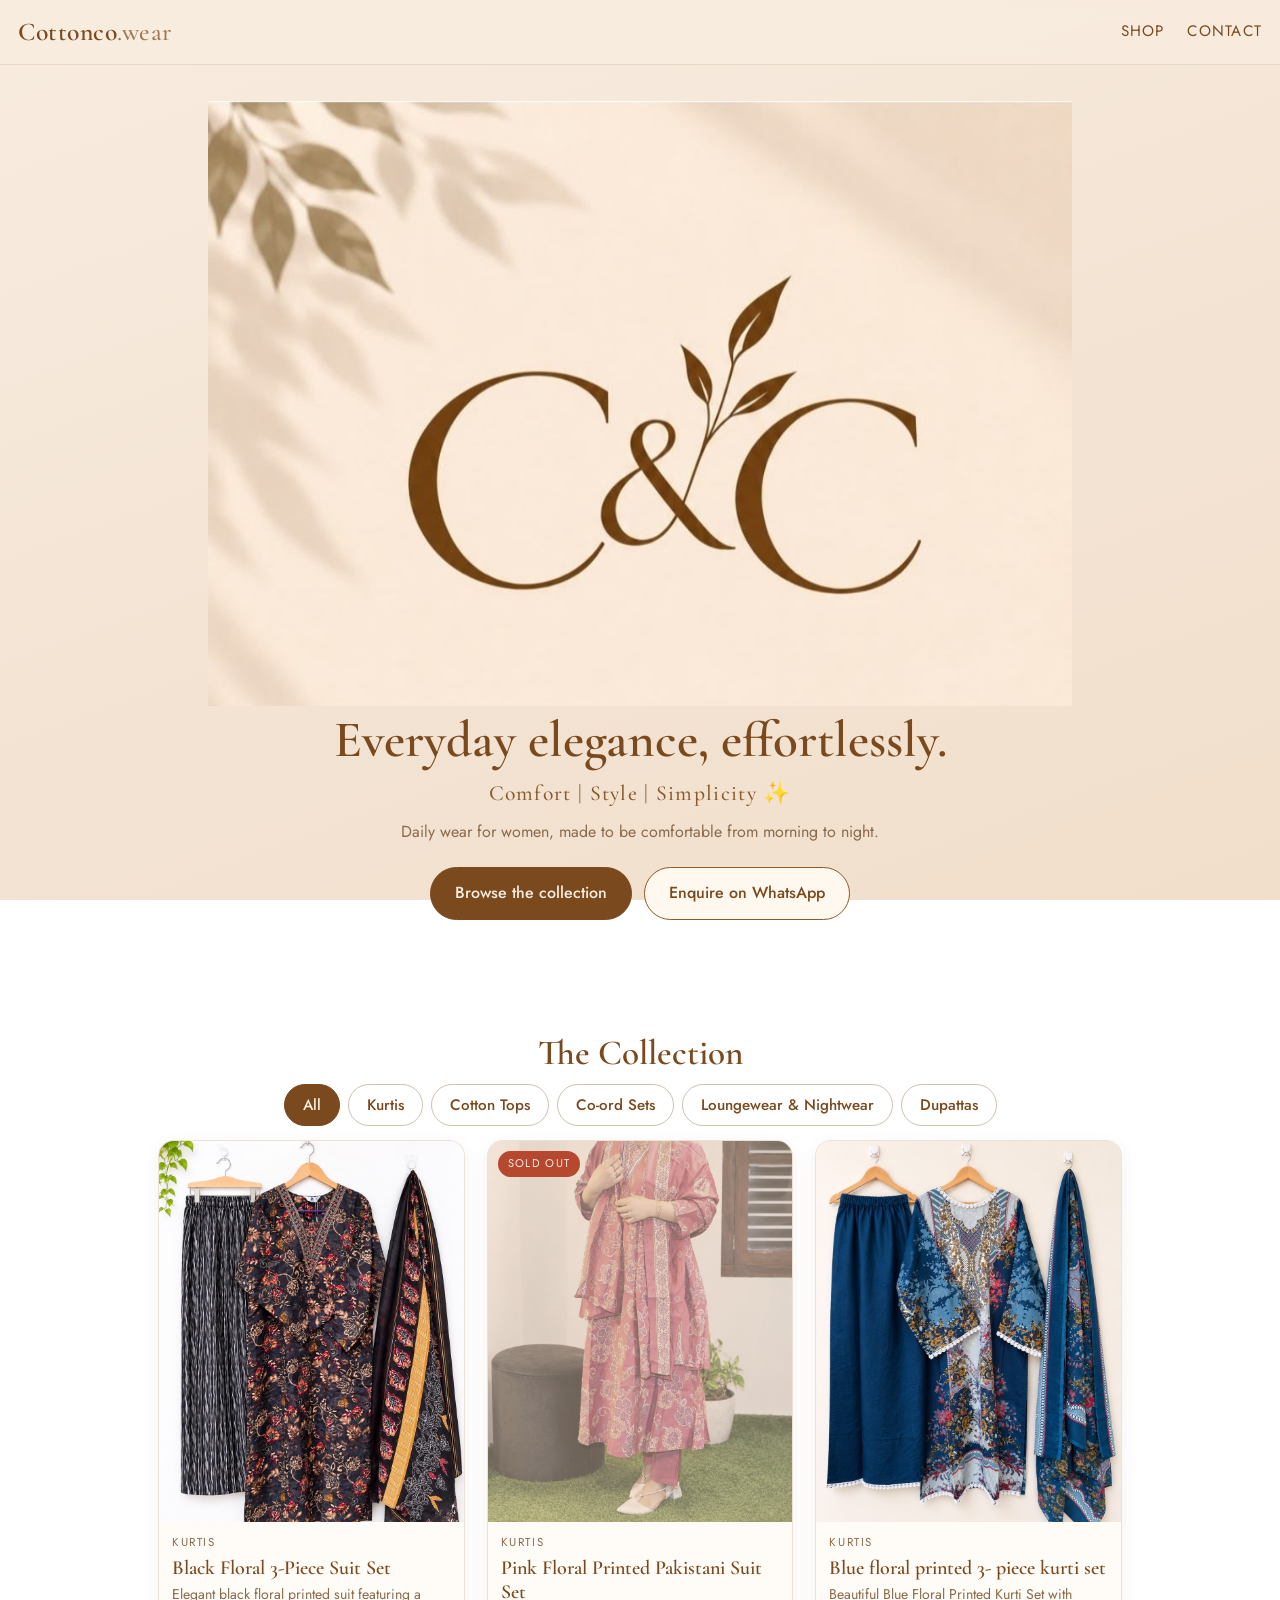
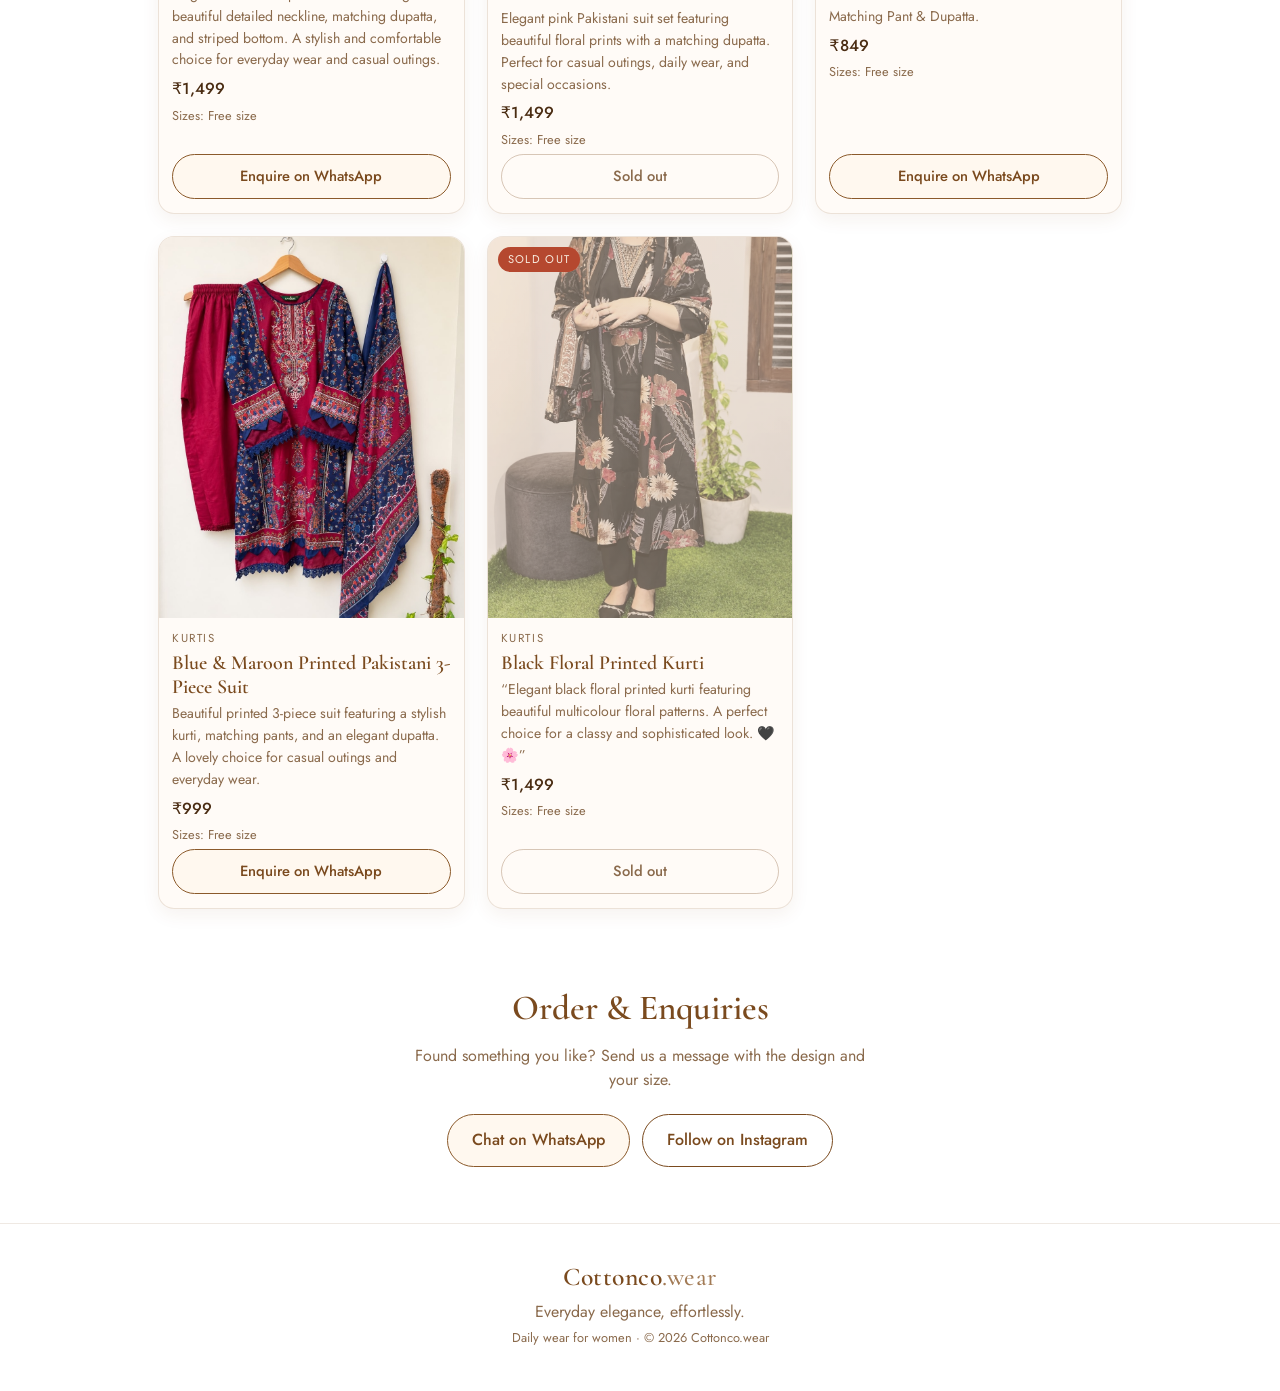
<file: index.html>
<!doctype html>
<html lang="en">
<head>
<meta charset="utf-8">
<meta name="viewport" content="width=device-width, initial-scale=1, viewport-fit=cover">
<title>Cottonco.wear | Everyday elegance, effortlessly.</title>
<meta name="description" content="Cottonco.wear: comfortable, stylish and simple daily wear for women. Kurtis, cotton tops, co-ord sets, loungewear and dupattas.">
<meta name="theme-color" content="#F4E6D6">
<meta property="og:title" content="Cottonco.wear | Everyday elegance, effortlessly.">
<meta property="og:description" content="Daily wear for women. Comfort | Style | Simplicity">
<meta property="og:type" content="website">
<meta property="og:image" content="assets/hero.jpg">
<link rel="icon" type="image/png" href="assets/favicon.png">
<link rel="apple-touch-icon" href="assets/favicon.png">
<link rel="preload" href="fonts/cormorant-600.woff2" as="font" type="font/woff2" crossorigin>
<link rel="stylesheet" href="style.css">
</head>
<body>
<header class="top">
  <a class="brand" href="#top" aria-label="Cottonco.wear home">Cottonco<span>.wear</span></a>
  <nav>
    <a href="#shop">Shop</a>
    <a href="#contact">Contact</a>
  </nav>
</header>

<main id="top">
  <section class="hero">
    <img class="hero-img" src="assets/hero.jpg" width="1024" height="719" alt="Cottonco.wear logo: a C&amp;C monogram in brown with a leaf stem">
    <div class="hero-copy">
      <h1>Everyday elegance, effortlessly.</h1>
      <p class="sub">Comfort | Style | Simplicity ✨</p>
      <p class="lead">Daily wear for women, made to be comfortable from morning to night.</p>
      <div class="cta">
        <a class="btn primary" href="#shop">Browse the collection</a>
        <a class="btn wa" href="#contact" data-wa>Enquire on WhatsApp</a>
      </div>
    </div>
  </section>

  <section id="shop" class="shop">
    <h2>The Collection</h2>
    <p class="note" id="shop-note">Showing sample designs while we photograph our first pieces. Message us to ask what is available.</p>
    <div class="chips" id="chips" role="tablist" aria-label="Categories"></div>
    <div class="grid" id="grid" aria-live="polite"></div>
    <noscript><p class="note">Please turn on JavaScript to see the collection, or message us to see our latest designs.</p></noscript>
  </section>

  <section id="contact" class="contact">
    <h2>Order &amp; Enquiries</h2>
    <p>Found something you like? Send us a message with the design and your size.</p>
    <div class="cta center">
      <a class="btn wa" href="#" data-wa>Chat on WhatsApp</a>
      <a class="btn ig" href="#" data-ig>Follow on Instagram</a>
    </div>
  </section>
</main>

<footer>
  <p class="foot-brand">Cottonco<span>.wear</span></p>
  <p>Everyday elegance, effortlessly.</p>
  <p class="small">Daily wear for women &middot; &copy; <span id="yr"></span> Cottonco.wear</p>
</footer>
<div id="toast" class="toast" role="status" aria-live="polite"></div>
<script src="app.js"></script>
</body>
</html>
</file>
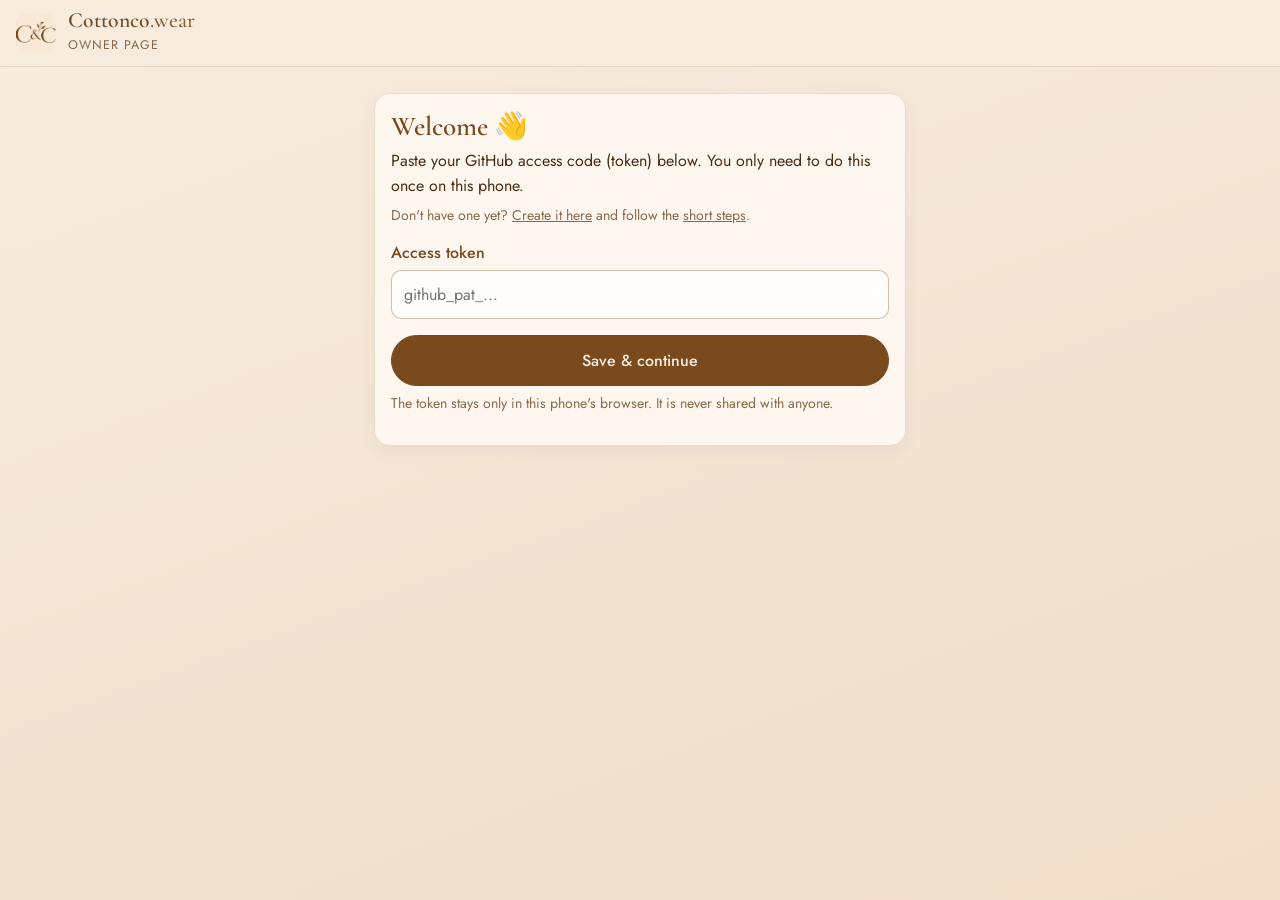
<file: admin.html>
<!doctype html>
<html lang="en">
<head>
<meta charset="utf-8">
<meta name="viewport" content="width=device-width, initial-scale=1, viewport-fit=cover">
<meta name="robots" content="noindex, nofollow">
<meta http-equiv="Content-Security-Policy" content="default-src 'self'; script-src 'self'; style-src 'self' 'unsafe-inline'; img-src 'self' data: blob:; font-src 'self'; connect-src https://api.github.com; base-uri 'none'; form-action 'none'">
<meta name="referrer" content="no-referrer">
<meta name="theme-color" content="#F4E6D6">
<title>Cottonco.wear | Owner page</title>
<link rel="icon" type="image/png" href="assets/favicon.png">
<link rel="stylesheet" href="style.css">
<link rel="stylesheet" href="admin.css">
</head>
<body class="adm">
<header class="adm-top">
  <img src="assets/favicon.png" alt="" width="40" height="40">
  <div><strong>Cottonco<span>.wear</span></strong><small>Owner page</small></div>
  <button id="signout" class="link-btn" type="button" hidden>Sign out</button>
</header>

<main class="adm-main">

  <!-- Sign in -->
  <section id="login" class="panel" hidden>
    <h1>Welcome 👋</h1>
    <p>Paste your GitHub access code (token) below. You only need to do this once on this phone.</p>
    <p class="hint">Don't have one yet? <a href="https://github.com/settings/personal-access-tokens/new" target="_blank" rel="noopener">Create it here</a> and follow the <a href="https://github.com/Cottoncowear/cottoncowear.github.io/blob/main/ADMIN-HOWTO.md" target="_blank" rel="noopener">short steps</a>.</p>
    <label for="tok">Access token</label>
    <input id="tok" type="password" autocomplete="off" autocapitalize="off" spellcheck="false" placeholder="github_pat_...">
    <button id="login-btn" class="btn primary" type="button">Save &amp; continue</button>
    <p class="hint">The token stays only in this phone's browser. It is never shared with anyone.</p>
    <div class="msg" id="login-msg" role="status"></div>
  </section>

  <!-- App -->
  <div id="app" hidden>
    <nav class="tabs" role="tablist">
      <button class="tab" data-tab="add" role="tab" aria-selected="true">Add product</button>
      <button class="tab" data-tab="list" role="tab" aria-selected="false">My products</button>
      <button class="tab" data-tab="shop" role="tab" aria-selected="false">Shop details</button>
    </nav>

    <div class="msg" id="msg" role="status" aria-live="polite"></div>

    <!-- Add / edit -->
    <section id="tab-add" class="panel">
      <h2 id="form-title">Add a new product</h2>
      <form id="pform" autocomplete="off">
        <label>Photo <span id="photo-req">*</span></label>
        <div class="photo-box">
          <img id="photo-prev" alt="" hidden>
          <label for="photo" class="btn photo-btn" id="photo-btn">📷 Choose photo</label>
          <input id="photo" type="file" accept="image/*" hidden>
        </div>

        <label for="name">Product name *</label>
        <input id="name" type="text" maxlength="80" placeholder="e.g. Blue Printed Cotton Kurti" required>

        <label for="price">Price (₹) *</label>
        <input id="price" type="text" inputmode="numeric" placeholder="e.g. 499" required>

        <label for="category">Category *</label>
        <select id="category"></select>

        <label>Sizes available</label>
        <div id="sizes" class="size-row"></div>

        <label for="desc">Short description</label>
        <textarea id="desc" rows="3" maxlength="300" placeholder="e.g. Soft pure cotton, comfortable for daily wear"></textarea>

        <button id="submit" class="btn primary" type="submit">Upload</button>
        <button id="cancel-edit" class="btn" type="button" hidden>Cancel editing</button>
      </form>
    </section>

    <!-- List -->
    <section id="tab-list" class="panel" hidden>
      <h2>My products</h2>
      <p class="hint">Changes show on the website about 1 minute after you save.</p>
      <div id="items"></div>
      <button id="reload" class="btn" type="button">Refresh list</button>
    </section>

    <!-- Shop -->
    <section id="tab-shop" class="panel" hidden>
      <h2>Shop details</h2>
      <label for="wa">WhatsApp number (with country code)</label>
      <input id="wa" type="text" inputmode="tel" placeholder="e.g. 919876543210">
      <label for="ig">Instagram username</label>
      <input id="ig" type="text" autocapitalize="off" placeholder="e.g. cottonco.wear">
      <label class="check"><input id="rm-samples" type="checkbox"> Remove the sample designs from the website <small>(cannot be undone)</small></label>
      <button id="save-shop" class="btn primary" type="button">Save</button>
    </section>
  </div>
</main>
<script src="admin-core.js"></script>
<script src="admin.js"></script>
</body>
</html>
</file>
<file: style.css>
@font-face{font-family:"Cormorant Garamond";font-weight:500;font-display:swap;src:url(fonts/cormorant-500.woff2) format("woff2")}
@font-face{font-family:"Cormorant Garamond";font-weight:600;font-display:swap;src:url(fonts/cormorant-600.woff2) format("woff2")}
@font-face{font-family:"Jost";font-weight:400;font-display:swap;src:url(fonts/jost-400.woff2) format("woff2")}
@font-face{font-family:"Jost";font-weight:500;font-display:swap;src:url(fonts/jost-500.woff2) format("woff2")}
:root{--cream:#F8ECDF;--cream2:#F3E3D3;--cream3:#EBD5BF;--brown:#7A4A1E;--brown2:#8B5A2B;--ink:#4A2C12;--muted:#8a6a4c;--leaf:#a89a6e;
--serif:"Cormorant Garamond",Georgia,"Times New Roman",serif;--sans:"Jost",system-ui,-apple-system,"Segoe UI",Roboto,sans-serif}
*{box-sizing:border-box}
html{scroll-behavior:smooth}
body{margin:0;font-family:var(--sans);color:var(--ink);background:linear-gradient(160deg,var(--cream) 0%,var(--cream2) 60%,#F1DFCB 100%);background-attachment:fixed;line-height:1.55;-webkit-text-size-adjust:100%}
a{color:inherit}
.top{position:sticky;top:0;z-index:10;display:flex;justify-content:space-between;align-items:center;padding:12px 18px;background:rgba(248,236,223,.92);backdrop-filter:blur(8px);border-bottom:1px solid rgba(122,74,30,.12)}
.brand,.foot-brand{font-family:var(--serif);font-weight:600;font-size:1.6rem;letter-spacing:.02em;color:var(--brown);text-decoration:none}
.brand span,.foot-brand span{font-weight:500;color:var(--brown2);opacity:.8}
.top nav a{margin-left:18px;text-decoration:none;font-size:.95rem;letter-spacing:.08em;text-transform:uppercase;color:var(--brown)}
.hero{max-width:900px;margin:0 auto;text-align:center}
.hero-img{display:block;width:100%;height:auto}
.hero-copy{padding:6px 20px 34px}
h1,h2{font-family:var(--serif);font-weight:600;color:var(--brown);margin:0}
h1{font-size:clamp(2rem,8.2vw,3.2rem);line-height:1.1}
.sub{font-family:var(--serif);font-size:1.35rem;letter-spacing:.06em;color:var(--brown2);margin:.5rem 0}
.lead{max-width:30rem;margin:.6rem auto 1.4rem;color:var(--muted)}
.cta{display:flex;flex-wrap:wrap;gap:12px;justify-content:center}
.btn{display:inline-block;padding:13px 24px;border-radius:999px;font-weight:500;font-size:1rem;text-decoration:none;border:1.5px solid var(--brown);color:var(--brown);min-height:46px}
.btn.primary{background:var(--brown);color:var(--cream)}
.btn.wa{background:#fff8ef;border-color:var(--brown2)}
.btn.ig{background:transparent}
.btn:active{transform:scale(.98)}
section{padding:36px 18px}
.shop,.contact{max-width:1000px;margin:0 auto}
h2{font-size:2.2rem;text-align:center}
.note{text-align:center;color:var(--muted);font-size:.95rem;margin:.4rem auto 1.2rem;max-width:34rem}
.chips{display:flex;gap:8px;overflow-x:auto;padding:4px 2px 14px;scrollbar-width:none;justify-content:flex-start}
.chips::-webkit-scrollbar{display:none}
@media(min-width:700px){.chips{justify-content:center;flex-wrap:wrap}}
.chip{flex:0 0 auto;border:1.5px solid rgba(122,74,30,.35);background:transparent;color:var(--brown);padding:9px 18px;border-radius:999px;font:500 .95rem var(--sans);cursor:pointer;min-height:42px}
.chip[aria-selected=true]{background:var(--brown);color:var(--cream);border-color:var(--brown)}
.grid{display:grid;grid-template-columns:repeat(2,1fr);gap:14px}
@media(min-width:760px){.grid{grid-template-columns:repeat(3,1fr);gap:22px}}
.card{background:rgba(255,250,244,.75);border:1px solid rgba(122,74,30,.14);border-radius:16px;overflow:hidden;display:flex;flex-direction:column;box-shadow:0 6px 18px rgba(122,74,30,.07)}
.pic{position:relative;aspect-ratio:4/5;background:linear-gradient(150deg,var(--cream3),#e6cdb3);display:flex;align-items:center;justify-content:center;overflow:hidden}
.pic img{width:100%;height:100%;object-fit:cover;display:block}
.ph{font-family:var(--serif);font-weight:600;font-size:3.4rem;color:rgba(122,74,30,.45);letter-spacing:.02em}
.ph small{display:block;font-family:var(--sans);font-weight:400;font-size:.7rem;letter-spacing:.14em;text-transform:uppercase;text-align:center;margin-top:-4px}
.badge{position:absolute;top:10px;left:10px;background:var(--brown);color:var(--cream);font-size:.7rem;letter-spacing:.12em;text-transform:uppercase;padding:4px 10px;border-radius:999px}
.info{padding:12px 13px 14px;display:flex;flex-direction:column;gap:4px;flex:1}
.cat{font-size:.72rem;letter-spacing:.14em;text-transform:uppercase;color:var(--muted)}
.card h3{font-family:var(--serif);font-weight:600;font-size:1.25rem;line-height:1.2;margin:0;color:var(--brown)}
.desc{font-size:.88rem;color:var(--muted);margin:0}
.price{font-weight:500;color:var(--ink);margin-top:2px}
.sizes{font-size:.8rem;color:var(--muted)}
.card .btn{margin-top:auto;padding:10px 14px;font-size:.92rem;text-align:center;min-height:42px}
.empty{grid-column:1/-1;text-align:center;color:var(--muted)}
.contact{text-align:center}
.contact p{color:var(--muted);margin:.5rem auto 1.3rem;max-width:30rem}
footer{text-align:center;padding:30px 18px 40px;color:var(--muted);border-top:1px solid rgba(122,74,30,.12);margin-top:20px}
footer p{margin:.2rem 0}.small{font-size:.8rem}
.toast{position:fixed;left:50%;bottom:24px;transform:translate(-50%,20px);background:var(--brown);color:var(--cream);padding:11px 20px;border-radius:999px;opacity:0;pointer-events:none;transition:.25s;font-size:.92rem;max-width:90vw;text-align:center}
.toast.show{opacity:1;transform:translate(-50%,0)}
:focus-visible{outline:3px solid var(--brown2);outline-offset:2px}
@media(prefers-reduced-motion:reduce){*{transition:none!important;scroll-behavior:auto!important}}
.badge.sold{background:#b5482f}
.pic.soldout img,.pic.soldout .ph{opacity:.55;filter:grayscale(.4)}
.card .btn.sold-btn{margin-top:auto;border-color:rgba(122,74,30,.3);color:var(--muted);background:transparent;cursor:default}
[hidden]{display:none!important}
</file>
<file: admin.css>
body.adm{min-height:100vh}
.adm-top{display:flex;align-items:center;gap:12px;padding:10px 16px;background:rgba(248,236,223,.95);border-bottom:1px solid rgba(122,74,30,.15);position:sticky;top:0;z-index:5}
.adm-top img{border-radius:10px}
.adm-top strong{font-family:var(--serif);font-size:1.35rem;color:var(--brown);display:block;line-height:1}
.adm-top strong span{color:var(--brown2);font-weight:500}
.adm-top small{color:var(--muted);font-size:.78rem;letter-spacing:.08em;text-transform:uppercase}
.adm-top .link-btn{margin-left:auto}
.link-btn{background:none;border:0;color:var(--brown);text-decoration:underline;font:500 .95rem var(--sans);padding:10px 4px;cursor:pointer}
.adm-main{max-width:560px;margin:0 auto;padding:14px 14px 60px}
.panel{background:rgba(255,250,244,.85);border:1px solid rgba(122,74,30,.15);border-radius:16px;padding:18px 16px;margin-top:12px;box-shadow:0 6px 18px rgba(122,74,30,.06)}
.panel h1,.panel h2{text-align:left;font-size:1.7rem;margin-bottom:6px}
.panel p{margin:.4rem 0}
.hint{color:var(--muted);font-size:.88rem}
.panel label{display:block;font-weight:500;margin:14px 0 5px;color:var(--brown)}
.panel input[type=text],.panel input[type=password],.panel select,.panel textarea{width:100%;font:400 1rem var(--sans);padding:12px;border:1.5px solid rgba(122,74,30,.35);border-radius:10px;background:#fffdf9;color:var(--ink);min-height:46px}
.panel textarea{resize:vertical}
.panel .btn{display:block;width:100%;text-align:center;margin-top:16px;font-family:var(--sans);cursor:pointer;border:1.5px solid var(--brown);background:#fff8ef;color:var(--brown)}
.panel .btn.primary{background:var(--brown);color:var(--cream)}
.panel .btn[disabled]{opacity:.55;cursor:wait}
.tabs{display:flex;gap:6px;margin-top:12px}
.tab{flex:1;padding:11px 4px;border:1.5px solid rgba(122,74,30,.35);border-radius:999px;background:transparent;color:var(--brown);font:500 .92rem var(--sans);cursor:pointer;min-height:44px}
.tab[aria-selected=true]{background:var(--brown);color:var(--cream);border-color:var(--brown)}
.msg{margin-top:12px;padding:0;border-radius:12px;font-size:.95rem}
.msg:not(:empty){padding:12px 14px;background:#fff8ef;border:1.5px solid var(--brown2)}
.msg.ok{background:#eef3e2;border-color:#7d8f4a;color:#3b4a14}
.msg.err{background:#fbe9e4;border-color:#b5482f;color:#7a2312}
.photo-box{display:flex;flex-direction:column;align-items:center;gap:8px}
.photo-box img{width:60%;max-width:220px;aspect-ratio:4/5;object-fit:cover;border-radius:12px;border:1px solid rgba(122,74,30,.2)}
.photo-box .btn{margin-top:0}
.size-row{display:flex;flex-wrap:wrap;gap:8px}
.size-row label{margin:0;display:inline-block;position:relative}
.size-row input{position:absolute;opacity:0;pointer-events:none}
.size-row span{display:inline-block;min-width:48px;text-align:center;padding:10px 14px;border:1.5px solid rgba(122,74,30,.4);border-radius:999px;font-weight:500;color:var(--brown);min-height:44px}
.size-row input:checked+span{background:var(--brown);color:var(--cream);border-color:var(--brown)}
.size-row input:focus-visible+span{outline:3px solid var(--brown2);outline-offset:2px}
.panel label.check{display:flex;gap:10px;align-items:flex-start;font-weight:400;margin-top:18px}
.check input{width:22px;height:22px;margin-top:2px;flex:0 0 auto}
.item{display:flex;gap:12px;padding:12px 0;border-top:1px solid rgba(122,74,30,.15)}
.item:first-child{border-top:0}
.item .th{flex:0 0 76px;width:76px;height:95px;border-radius:10px;background:var(--cream3);overflow:hidden;display:flex;align-items:center;justify-content:center;text-align:center;font-size:.62rem;color:var(--muted);padding:4px}
.item .th img{width:100%;height:100%;object-fit:cover;display:block}
.item .meta{flex:1;min-width:0}
.item h3{font-family:var(--serif);font-size:1.15rem;margin:0;color:var(--brown);line-height:1.2}
.item .sub2{font-size:.82rem;color:var(--muted)}
.item .tag{display:inline-block;font-size:.7rem;letter-spacing:.08em;text-transform:uppercase;background:var(--brown);color:var(--cream);padding:2px 8px;border-radius:999px;margin-left:4px}
.item .tag.sold{background:#b5482f}
.acts{display:flex;flex-wrap:wrap;gap:6px;margin-top:8px}
.panel .acts .btn{width:auto;flex:1 1 auto;margin:0;padding:8px 10px;min-height:40px;font-size:.88rem}
.panel .acts .btn.danger{color:#9a2f18;border-color:#b5482f}
</file>
